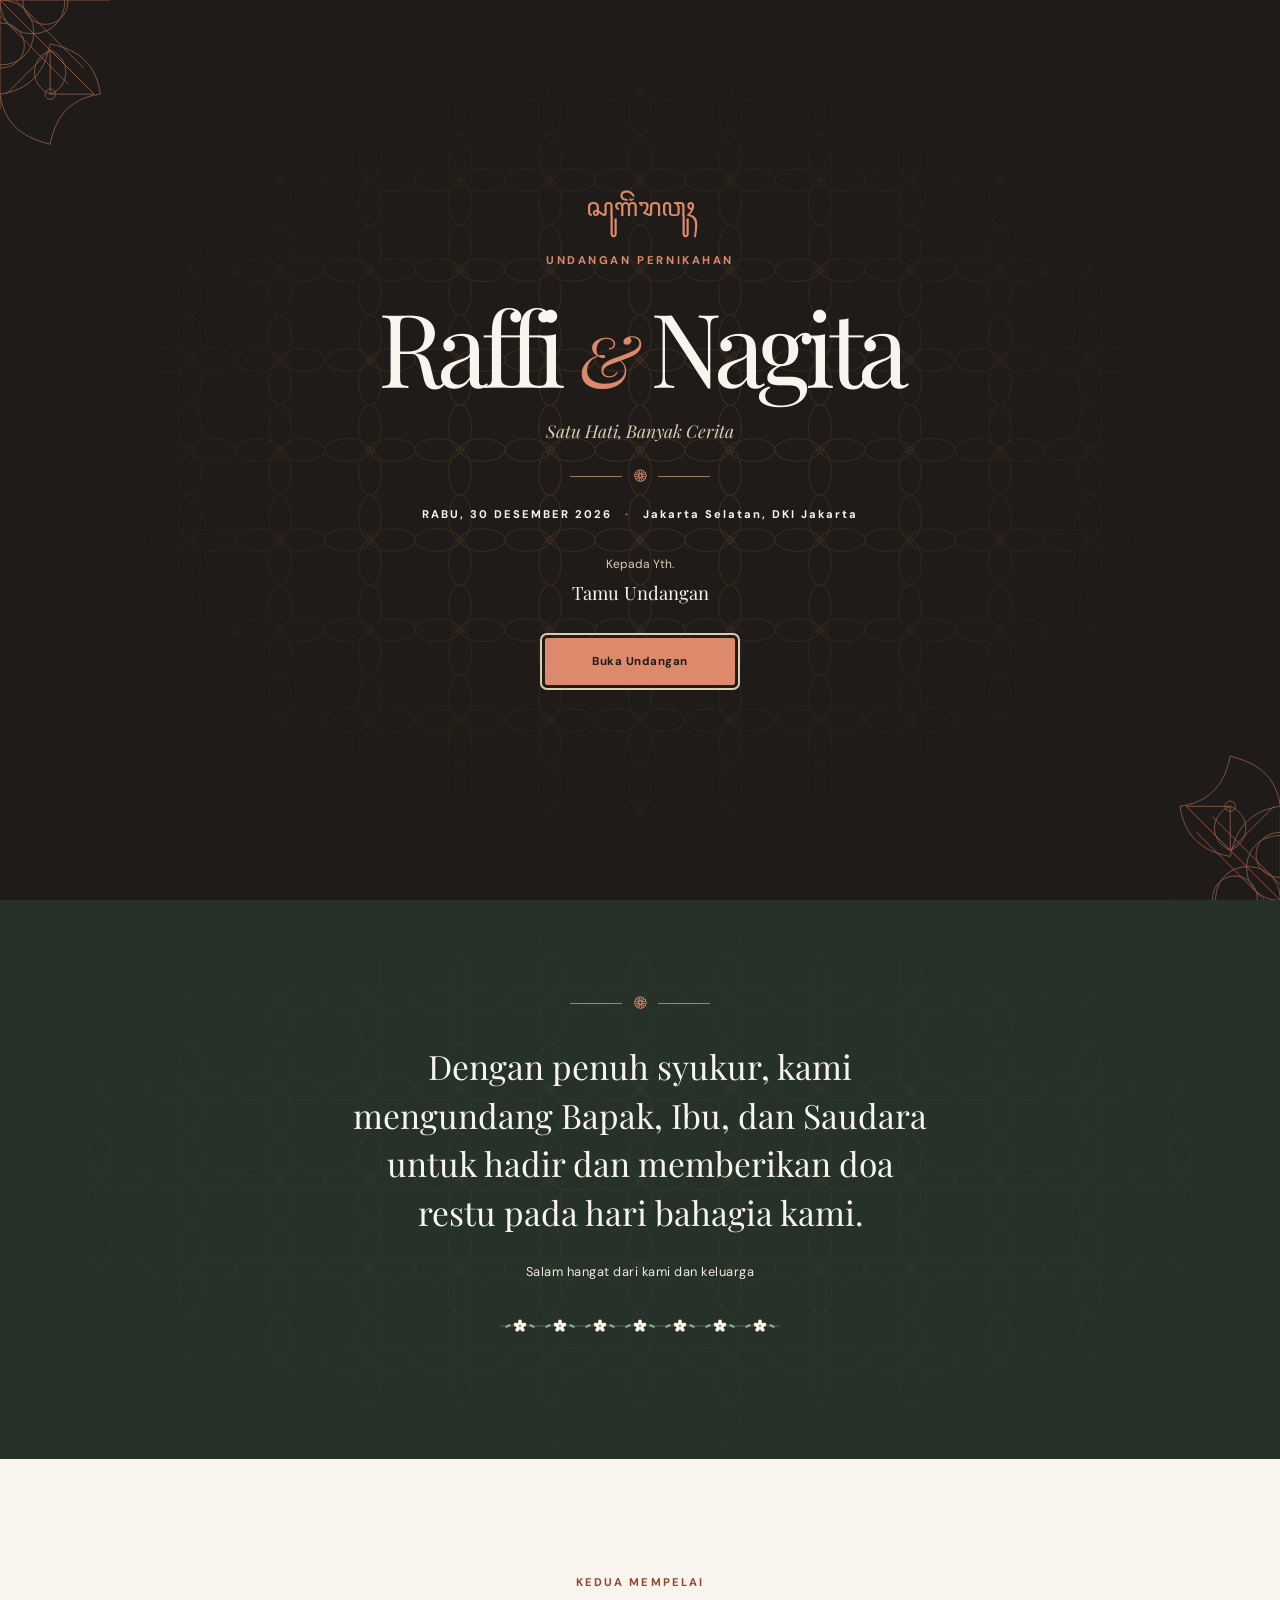
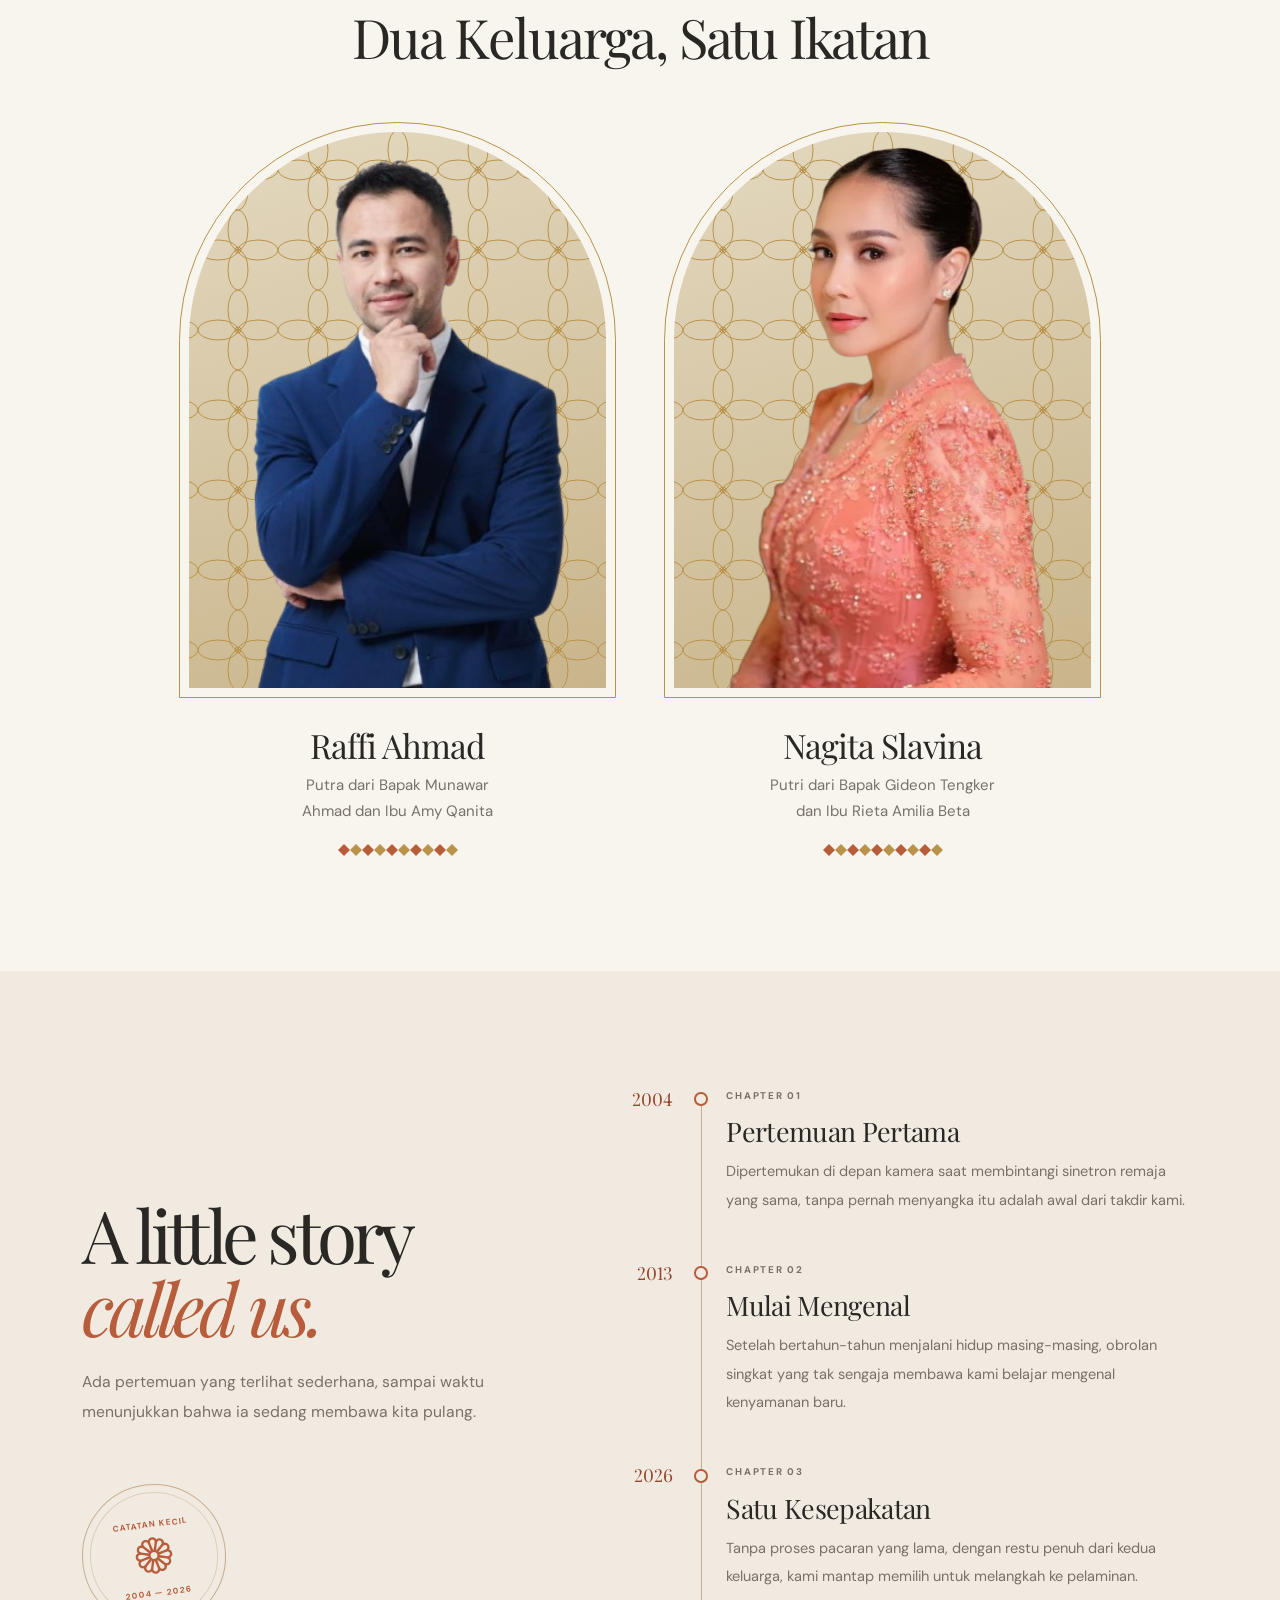
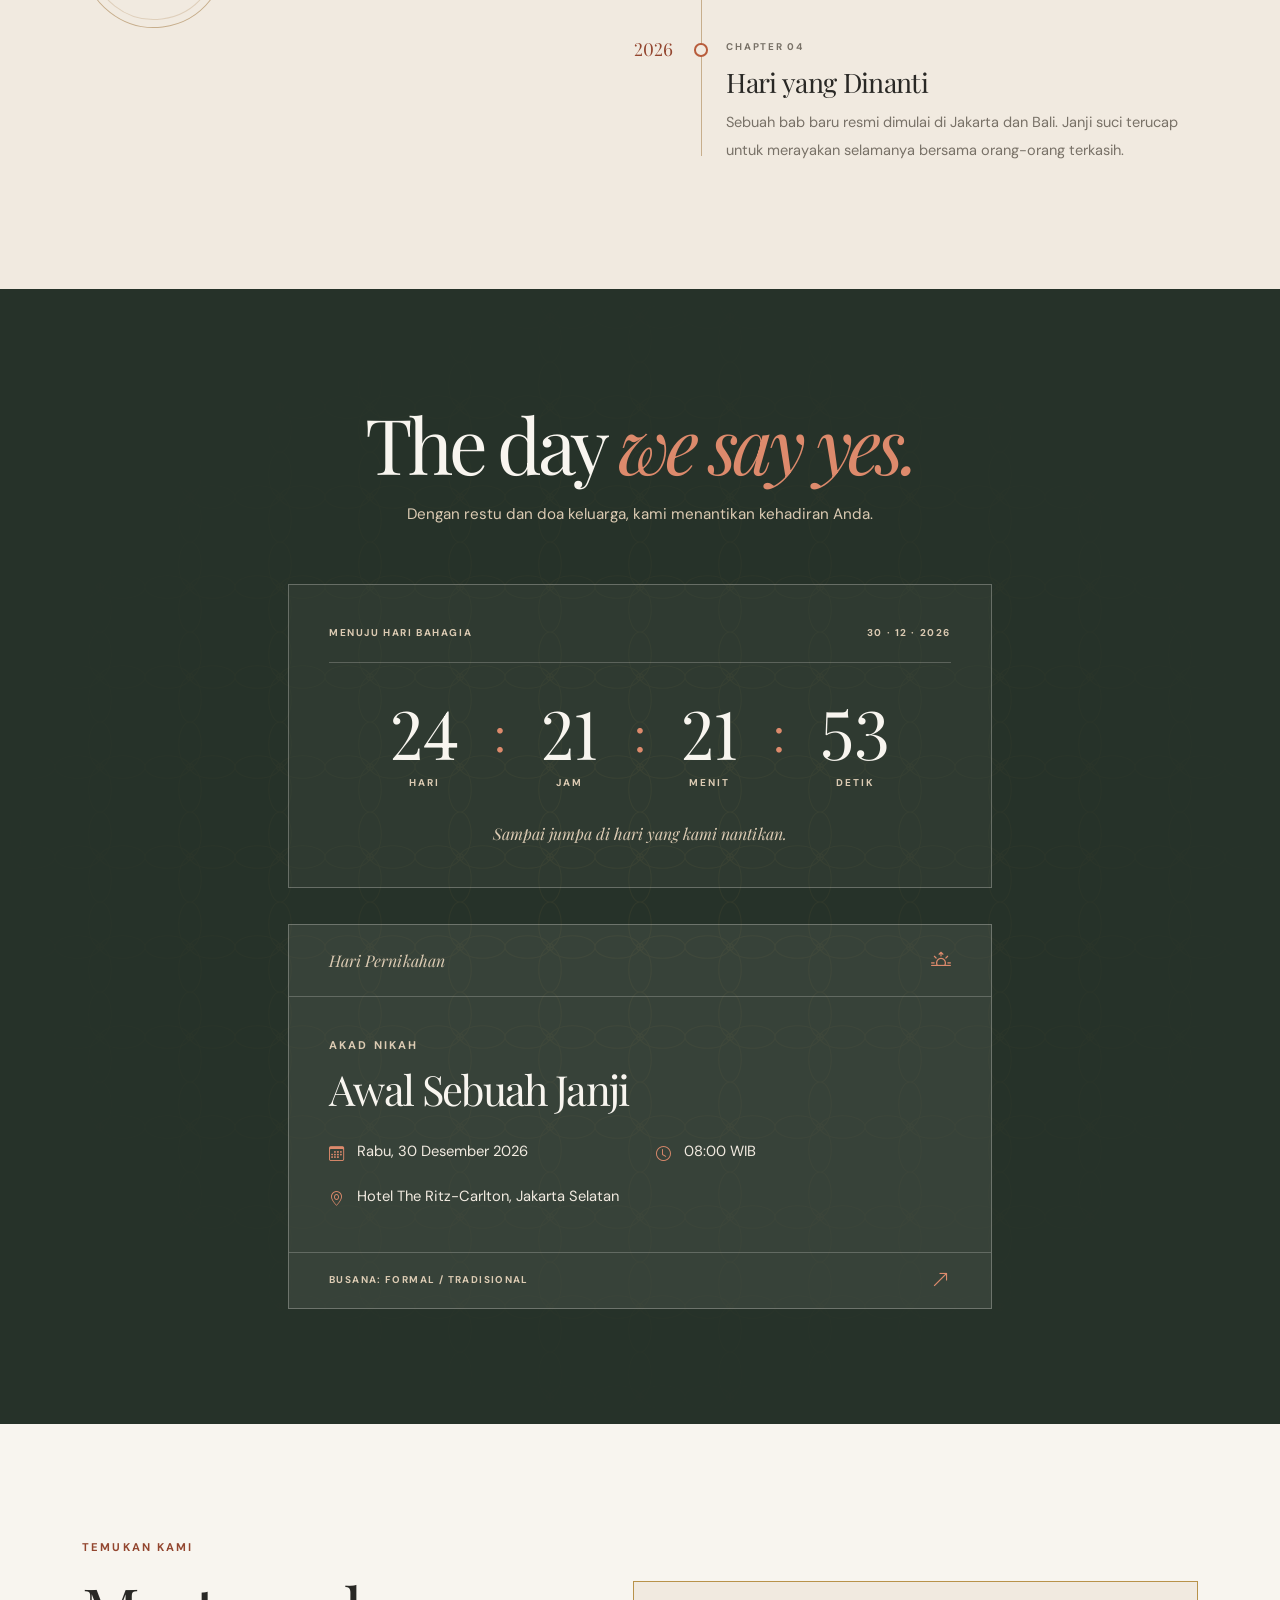
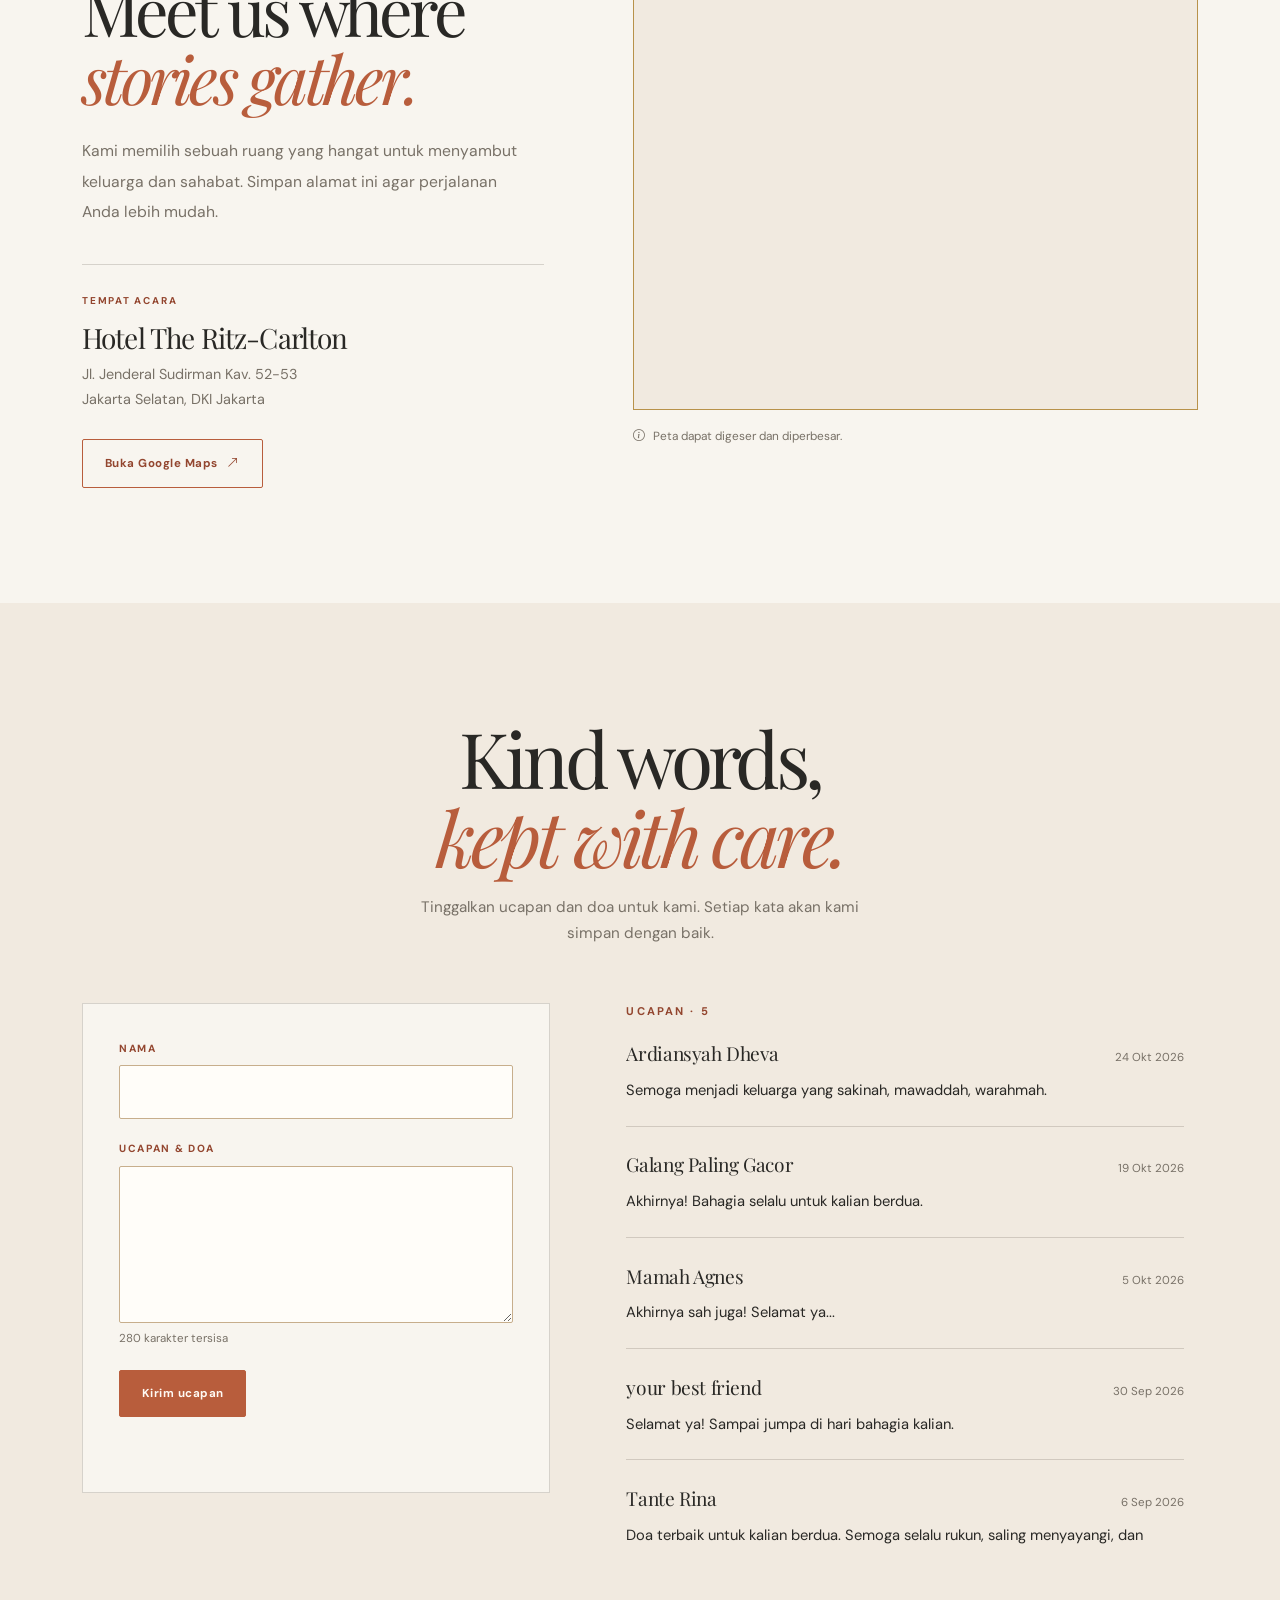
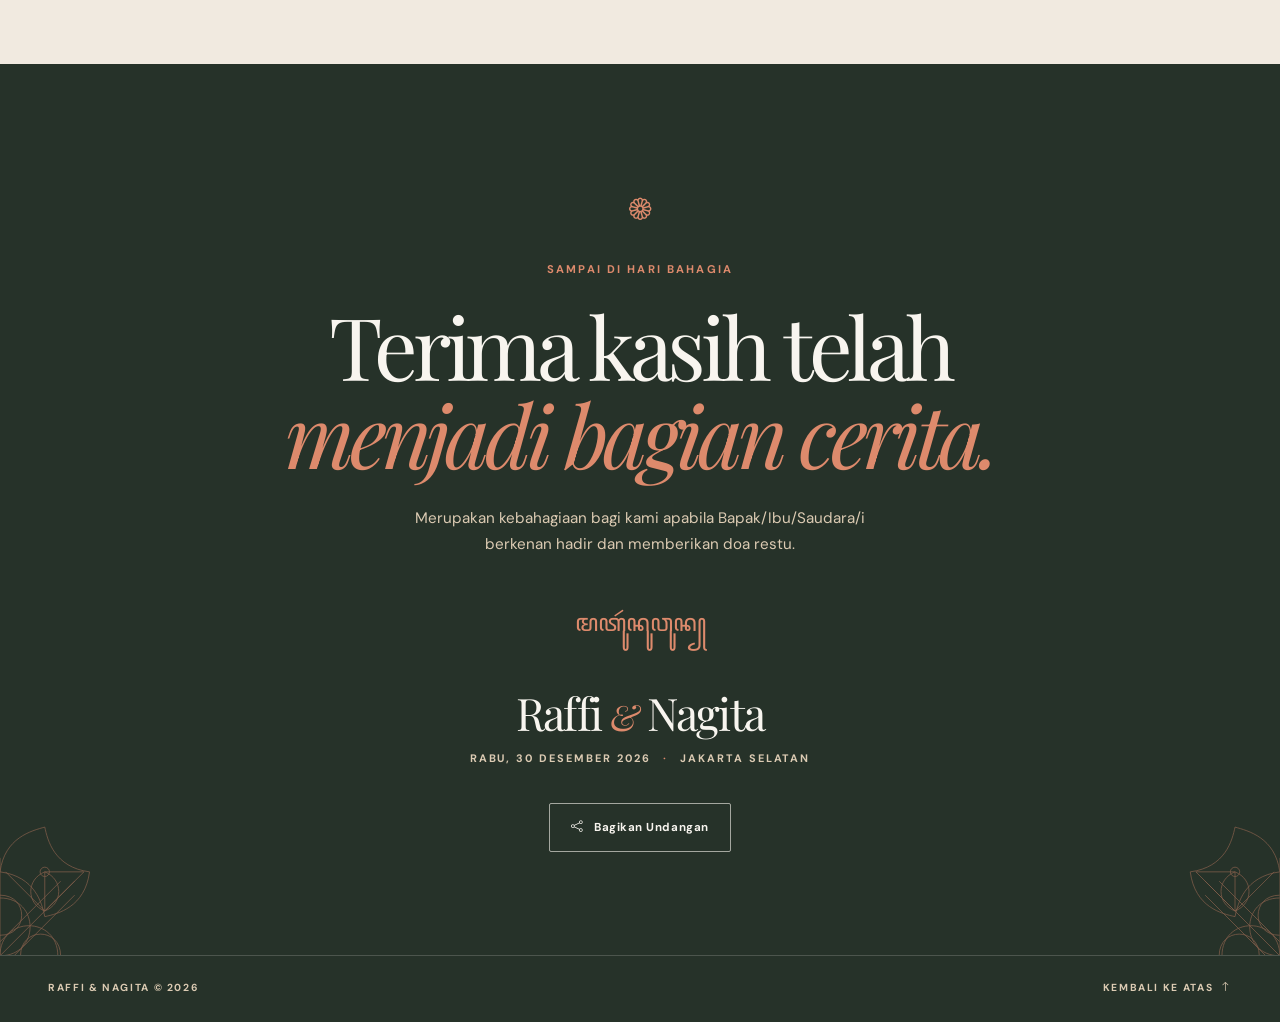
<file: index.html>
<!DOCTYPE html>
<html lang="id">
<head>
    <meta charset="UTF-8">
    <meta name="viewport" content="width=device-width, initial-scale=1.0">
    <title>Undangan Pernikahan</title>

    <link rel="preconnect" href="https://fonts.googleapis.com">
    <link rel="preconnect" href="https://fonts.gstatic.com" crossorigin>
    <link href="https://fonts.googleapis.com/css2?family=DM+Sans:wght@400;500;600;700&family=Playfair+Display:ital,wght@0,400;0,500;0,600;1,400;1,500&display=swap" rel="stylesheet">
    <link href="https://fonts.googleapis.com/css2?family=Noto+Sans+Javanese&display=swap" rel="stylesheet">

    <link href="https://cdn.jsdelivr.net/npm/bootstrap@5.3.3/dist/css/bootstrap.min.css" rel="stylesheet">
    <link href="https://cdn.jsdelivr.net/npm/bootstrap-icons@1.11.3/font/bootstrap-icons.min.css" rel="stylesheet">
    <link href="css/style.css" rel="stylesheet">
</head>
<body>
 
    <!-- ================= COVER ================= -->
    <section class="invitation-cover" id="invitation-cover">
        <div class="cover-bg-fade"></div>
        <span class="cover-ornament cover-ornament--tl"></span>
        <span class="cover-ornament cover-ornament--br"></span>

        <div class="cover-content container text-center">
            <p class="cover-aksara" lang="jv" role="img" data-config="nusantara.aksaraWelcome">ꦱꦸꦒꦼꦁꦫꦮꦸꦃ</p>
            <p class="eyebrow cover-eyebrow" data-config="invitation.coverEyebrow">UNDANGAN PERNIKAHAN</p>
            <h1 class="cover-title" id="cover-title">
                <span class="partner-name" data-config="couple.partnerOne.nickname">Nama1</span>
                <span class="name-ampersand">&amp;</span>
                <span class="partner-name" data-config="couple.partnerTwo.nickname">Nama2</span>
            </h1>
            <p class="cover-subtitle" data-config="invitation.tagline">Satu Hati, Banyak Cerita</p>
            <div class="cover-rule"><span></span><i class="bi bi-flower1"></i><span></span></div>
            <p class="cover-date">
                <span class="cover-date-value" data-config="wedding.dateLong">DAY, DATE MONTH YEAR</span>
                <span class="cover-date-separator">·</span>
                <span class="cover-date-value" data-config="venue.cityProvince">city, province</span>
            </p>
            
            <div class="guest-greeting">
                <span>Kepada Yth.</span>
                <strong id="guest-name">Tamu Undangan</strong>
            </div>
            <button class="btn btn-terracotta btn-open" id="open-invitation" type="button">
                Buka Undangan
            </button>
        </div>
    </section>


    <!-- ================= NAVIGASI ================= -->
    <header class="site-nav" id="site-nav" inert>
        <nav class="container d-flex justify-content-between align-items-center">
            <a class="nav-brand" href="#hero" data-scroll id="nav-brand">
                <span id="nav-initial-one">N</span>
                <span class="nav-brand-ampersand">&amp;</span>
                <span id="nav-initial-two">N</span>
            </a>
            <button class="btn-menu" type="button" data-bs-toggle="offcanvas" data-bs-target="#menu">
                MENU
            </button>
        </nav>
    </header>

    <div class="offcanvas offcanvas-end" tabindex="-1" id="menu">
        <div class="offcanvas-header">
            <h2 class="offcanvas-title" id="menu-label">Menu</h2>
            <button type="button" class="btn-close" data-bs-dismiss="offcanvas"></button>
        </div>
        <div class="offcanvas-body">
            <ul class="menu-list">
                <li><a href="#mempelai" data-scroll>Mempelai</a></li>
                <li><a href="#cerita" data-scroll>Cerita Kami</a></li>
                <li><a href="#acara" data-scroll>Acara</a></li>
                <li><a href="#lokasi" data-scroll>Lokasi</a></li>
                <li><a href="#ucapan" data-scroll>Ucapan &amp; Doa</a></li>
            </ul>
        </div>
    </div>


    <!-- ================= HERO ================= -->
    <main id="main" inert>
        <section class="hero" id="hero">
            <div class="hero-bg-fade"></div>

            <div class="hero-inner">
                <p class="eyebrow hero-eyebrow hero-fade" data-config="invitation.heroEyebrow">KAMI MENGUNDANG ANDA KE PERNIKAHAN</p>

                <h1 class="hero-names" id="hero-title" tabindex="-1">
                    <span class="hero-line hero-line--first">
                        <span data-config="couple.partnerOne.nickname">Nama1</span>
                    </span>
                    <span class="hero-ampersand">&amp;</span>
                    <span class="hero-line hero-line--second">
                        <span data-config="couple.partnerTwo.nickname">Nama2</span>
                    </span>
                </h1>
                <p class="hero-date hero-fade pt-5" data-config="wedding.dateLong">DAY, DATE MONTH YEAR</p>
                <p class="hero-place hero-fade" data-config="venue.cityProvince">city, province</p>
            </div>
        </section>


        <!-- ================= SALAM ================= -->
        <section class="section-greeting" id="salam">
            <div class="greeting-inner" data-reveal>
                <div class="section-rule"><span></span><i class="bi bi-flower1"></i><span></span></div>
                <p class="greeting-text" data-config="invitation.greetingText">Dengan penuh syukur, kami mengundang Bapak, Ibu, dan Saudara untuk hadir dan memberikan doa restu pada hari bahagia kami.</p>
                <p class="greeting-sign" data-config="invitation.greetingSign">Salam hangat dari kami dan keluarga</p>

                <div class="melati-divider"></div>
            </div>
        </section>


        <!-- ================= MEMPELAI ================= -->
        <section class="section-couple" id="mempelai">
            <div class="container">
                <p class="eyebrow section-eyebrow" data-config="invitation.coupleEyebrow" data-reveal>KEDUA MEMPELAI</p>
                <h2 class="section-title text-center" data-config="invitation.coupleTitle" data-reveal>Dua Keluarga, Satu Ikatan</h2>

                <div class="row g-5 justify-content-center">
                    <div class="col-10 col-sm-8 col-md-5">
                        <article class="couple-card text-center" data-reveal>
                            <div class="arch-frame">
                                <div class="arch-photo" data-config-photo="couple.partnerOne" role="img"></div>
                            </div>
                            <h3 class="couple-name" data-config="couple.partnerOne.fullName">Nama Lengkap Pasangan Pertama</h3>
                            <p class="couple-parents" data-config="couple.partnerOne.parents">Putra dari Bapak dan Ibu ...</p>
                            <div class="ikat-strip"></div>
                        </article>
                    </div>

                    <div class="col-10 col-sm-8 col-md-5 mt-md-5">
                        <article class="couple-card couple-card--second text-center" data-reveal>
                            <div class="arch-frame">
                                <div class="arch-photo" data-config-photo="couple.partnerTwo" role="img"></div>
                            </div>
                            <h3 class="couple-name" data-config="couple.partnerTwo.fullName">Nama Lengkap Pasangan Kedua</h3>
                            <p class="couple-parents" data-config="couple.partnerTwo.parents">Putri dari Bapak dan Ibu ...</p>
                            <div class="ikat-strip"></div>
                        </article>
                    </div>
                </div>
            </div>
        </section>

        <!-- ================= OUR STORY ================= -->
        <section class="section-story" id="cerita">
            <div class="container">
                <div class="story-layout">

                    <div class="story-intro" data-reveal>
                        <h2 class="story-title" id="story-title">
                            <span data-config="story.titleLineOne">A little story</span>
                            <span class="story-title-accent" data-config="story.titleLineTwo">called us.</span>
                        </h2>

                        <p class="story-description" data-config="story.description">
                            Ada pertemuan yang terlihat sederhana, sampai waktu menunjukkan bahwa ia sedang membawa kita pulang.
                        </p>

                        <div class="story-stamp">
                            <span class="story-stamp-label" data-config="story.stampLabel">CATATAN KECIL</span>
                            <span class="story-stamp-symbol"><i class="bi bi-flower1"></i></span>
                            <span class="story-stamp-years" data-config="story.yearRange">2018 — 2026</span>
                        </div>

                    </div>
                    <div class="story-timeline" id="story-timeline">
                    </div>

                </div>
            </div>
        </section>


        <!-- ================= HITUNG MUNDUR ================= -->
        <section class="section-event" id="acara">
            <div class="container">

                <header class="event-header" data-reveal>
                    <h2 class="event-title">
                        <span data-config="event.titleLineOne">The day</span>
                        <span class="event-title-accent" data-config="event.titleLineTwo">we say yes.</span>
                    </h2>
                    <p class="event-subtitle" data-config="event.subtitle">Dengan restu dan doa keluarga, kami menantikan kehadiran Anda.</p>
                </header>

                <div class="countdown-card" data-reveal>
                    <div class="countdown-head">
                        <span class="countdown-label" data-config="event.countdownLabel">MENUJU HARI BAHAGIA</span>
                        <!-- <i class="bi bi-flower1 countdown-ornament"></i> -->
                        <span class="countdown-date" data-config="wedding.dateShort">DD · MM · YYYY</span>
                    </div>

                    <div class="countdown-grid">
                        <div class="countdown-unit">
                            <strong class="countdown-value" data-countdown="days">00</strong>
                            <span class="countdown-unit-label">HARI</span>
                        </div>
                        <span class="countdown-colon">:</span>
                        <div class="countdown-unit">
                            <strong class="countdown-value" data-countdown="hours">00</strong>
                            <span class="countdown-unit-label">JAM</span>
                        </div>
                        <span class="countdown-colon">:</span>
                        <div class="countdown-unit">
                            <strong class="countdown-value" data-countdown="minutes">00</strong>
                            <span class="countdown-unit-label">MENIT</span>
                        </div>
                        <span class="countdown-colon">:</span>
                        <div class="countdown-unit">
                            <strong class="countdown-value" data-countdown="seconds">00</strong>
                            <span class="countdown-unit-label">DETIK</span>
                        </div>
                    </div>

                    <p class="countdown-note" data-config="event.countdownNote">Sampai jumpa di hari yang kami nantikan.</p>
                </div>

                <article class="event-card" data-reveal>
                    <div class="event-card-head">
                        <span class="event-card-label" data-config="event.cardLabel">Hari Pernikahan</span>
                        <i class="bi bi-sunrise"></i>
                    </div>

                    <div class="event-card-body">
                        <p class="eyebrow event-card-eyebrow" data-config="event.eyebrow">AKAD NIKAH</p>
                        <h3 class="event-card-title" data-config="event.cardTitle">Awal Sebuah Janji</h3>

                        <ul class="event-details">
                            <li>
                                <i class="bi bi-calendar3"></i>
                                <span data-config="wedding.dateFull">Hari, tanggal bulan tahun</span>
                            </li>
                            <li>
                                <i class="bi bi-clock"></i>
                                <span data-config="wedding.ceremonyTimeDisplay">08:00 WIB</span>
                            </li>
                            <li>
                                <i class="bi bi-geo-alt"></i>
                                <span data-config="venue.buildingCity">Nama Gedung Pernikahan, Yogyakarta</span>
                            </li>
                        </ul>
                    </div>

                    <div class="event-card-foot">
                        <span data-config="event.dressCode">BUSANA: FORMAL / TRADISIONAL</span>
                        <a class="event-card-link" href="#lokasi" data-scroll aria-label="Lihat lokasi acara">
                            <i class="bi bi-arrow-up-right"></i>
                        </a>
                    </div>
                </article>

            </div>
        </section>


        <!-- ================= LOKASI ================= -->
        <section class="section-location" id="lokasi">
            <div class="container">
                <div class="location-layout">

                    <div class="location-info" data-reveal>
                        <p class="eyebrow location-eyebrow" data-config="location.eyebrow">TEMUKAN KAMI</p>
                        <h2 class="location-title">
                            <span data-config="location.titleLineOne">Meet us where</span>
                            <span class="location-title-accent" data-config="location.titleLineTwo">stories gather.</span>
                        </h2>
                        <p class="location-description" data-config="location.description">
                            Kami memilih sebuah ruang yang hangat untuk menyambut keluarga dan sahabat. Simpan alamat ini agar perjalanan Anda lebih mudah.
                        </p>

                        <div class="location-address">
                            <p class="location-address-label" data-config="location.addressLabel">TEMPAT ACARA</p>
                            <h3 class="location-venue" data-config="venue.building">Nama Gedung Pernikahan</h3>
                            <p class="location-street" data-config="venue.street">Jalan Contoh Nomor 123</p>
                            <p class="location-city" data-config="venue.cityProvince">Yogyakarta, DI Yogyakarta</p>

                            <a class="btn-outline-terracotta" data-venue-map-link href="#">
                                Buka Google Maps <i class="bi bi-arrow-up-right"></i>
                            </a>
                        </div>
                    </div>

                    <div class="location-map" data-reveal>
                        <div class="map-frame">
                            <iframe title="Peta lokasi acara" data-venue-map-embed loading="lazy" referrerpolicy="no-referrer-when-downgrade" allowfullscreen></iframe>
                        </div>
                        <p class="map-caption">
                            <i class="bi bi-info-circle"></i>
                            <span data-config="location.mapCaption">Peta dapat digeser dan diperbesar.</span>
                        </p>
                    </div>

                </div>
            </div>
        </section>


        <!-- ================= UCAPAN & DOA ================= -->
        <section class="section-wishes" id="ucapan">
            <div class="container">

                <header class="wishes-header" data-reveal>
                    <h2 class="wishes-title">
                        <span data-config="wishes.titleLineOne">Kind words,</span>
                        <span class="wishes-title-accent" data-config="wishes.titleLineTwo">kept with care.</span>
                    </h2>
                    <p class="wishes-subtitle" data-config="wishes.subtitle">Tinggalkan ucapan dan doa untuk kami. Setiap kata akan kami simpan dengan baik.</p>
                </header>

                <div class="wishes-layout">

                    <form class="wishes-form" id="wishes-form" novalidate data-reveal>
                        <div class="wishes-field">
                            <label class="wishes-label" for="wish-name">NAMA</label>
                            <input class="wishes-input" id="wish-name" name="name" type="text" autocomplete="name" required>
                        </div>

                        <div class="wishes-field">
                            <label class="wishes-label" for="wish-message">UCAPAN &amp; DOA</label>
                            <textarea class="wishes-input" id="wish-message" name="message" rows="5" required></textarea>
                            <p class="wishes-counter"><span id="wish-counter">280</span> karakter tersisa</p>
                        </div>

                        <button class="btn btn-terracotta wishes-submit" id="wish-submit" type="submit">Kirim ucapan</button>
                        <p class="wishes-status" id="wishes-status" role="status"></p>
                        <p class="wishes-note" id="wishes-note"></p>
                    </form>

                    <div class="wishes-board" data-reveal>
                        <p class="eyebrow wishes-count" id="wishes-count">UCAPAN</p>
                        <ul class="wishes-list" id="wishes-list">
                            <li class="wishes-empty">Memuat ucapan...</li>
                        </ul>
                    </div>

                </div>
            </div>
        </section>


        <!-- ================= PENUTUP ================= -->
        <section class="section-closing" id="penutup">
            <span class="closing-ornament closing-ornament--bl"></span>
            <span class="closing-ornament closing-ornament--br"></span>

            <div class="container closing-inner" data-reveal>
                <i class="bi bi-flower1 closing-symbol"></i>
                <p class="eyebrow closing-eyebrow" data-config="closing.eyebrow">SAMPAI DI HARI BAHAGIA</p>

                <h2 class="closing-title">
                    <span data-config="closing.titleLineOne">Terima kasih telah</span>
                    <span class="closing-title-accent" data-config="closing.titleLineTwo">menjadi bagian cerita.</span>
                </h2>

                <p class="closing-text" data-config="closing.text">Merupakan kebahagiaan bagi kami apabila Bapak/Ibu/Saudara/i berkenan hadir dan memberikan doa restu.</p>
                <p class="closing-aksara" lang="jv" role="img" data-config="nusantara.aksaraThanks">ꦩꦠꦸꦂꦤꦸꦮꦸꦤ꧀</p>

                <p class="closing-names">
                    <span data-config="couple.partnerOne.nickname">Nama1</span>
                    <span class="closing-ampersand">&amp;</span>
                    <span data-config="couple.partnerTwo.nickname">Nama2</span>
                </p>

                <p class="closing-date">
                    <span data-config="wedding.dateLong">DAY, DATE MONTH YEAR</span>
                    <span class="closing-date-separator">·</span>
                    <span data-config="venue.cityUpper">YOGYAKARTA</span>
                </p>

                <button class="btn-outline-ivory" id="share-invitation" type="button">
                    <i class="bi bi-share"></i>
                    <span id="share-label">Bagikan Undangan</span>
                </button>
            </div>
        </section>
    </main>


    <!-- ================= FOOTER ================= -->
    <footer class="site-footer" id="site-footer" inert>
        <div class="">
            <div class="footer-inner px-5">
                <span class="footer-copy" data-config="closing.copyright">NAMA1 &amp; NAMA2 © 2026</span>
                <!-- <span class="footer-credit" data-config="closing.credit">DIBUAT DENGAN CINTA &amp; RASA</span> -->
                <a class="footer-top" href="#hero" data-scroll>KEMBALI KE ATAS <i class="bi bi-arrow-up"></i></a>
            </div>
        </div>
    </footer>


    <script src="https://cdn.jsdelivr.net/npm/bootstrap@5.3.3/dist/js/bootstrap.bundle.min.js"></script>
    <script src="js/script.js"></script>
</body>
</html>
</file>
<file: css/style.css>
:root {
    --ivory: #f8f5ef;
    --paper: #f1eae0;
    --sand: #dccbb3;
    --sand-dark: #c7ae8c;
    --terracotta: #b85d3c;
    --terracotta-dark: #93462f;
    --terracotta-soft: #dd8a6c;
    --olive: #56634b;
    --olive-dark: #344337;
    --forest: #263229;
    --charcoal: #292825;
    --muted: #787167;
    --line: rgba(63, 52, 41, .18);
    --cocoa: #1f1b18;              
    --gold: #b8924a;

    --serif: "Playfair Display", Georgia, serif;
    --sans: "DM Sans", Arial, sans-serif;
    --page-gutter: clamp(1.25rem, 5vw, 5.5rem);
    --section-space: clamp(5rem, 9vw, 9rem);
    --ease: cubic-bezier(.22, .61, .36, 1);
    --ease-lift: cubic-bezier(.77, 0, .18, 1);

    --ornament-corner: url("data:image/svg+xml,%3Csvg xmlns='http://www.w3.org/2000/svg' width='220' height='220' viewBox='0 0 220 220' fill='none' stroke='%23dd8a6c' stroke-width='.8'%3E%3Cpath d='M0 0h105M0 0v105M0 0c0 43 62 43 62 0M0 0c43 0 43 62 0 62M0 22c31 0 31 43 0 43M22 0c0 31 43 31 43 0M0 0l80 80M15 0l65 65M0 15l65 65'/%3E%3Cpath d='M0 90c38-5 45-34 48-48 14 3 43 10 48 48-38 5-45 34-48 48C34 134 5 127 0 90Z'/%3E%3Cpath d='M48 48v42M48 90h42M48 48l42 42M48 48L6 90M48 48c-20 8-20 34 0 42 20-8 20-34 0-42Z'/%3E%3Ccircle cx='48' cy='90' r='5'/%3E%3C/svg%3E");
    --bg-pattern-center: url("data:image/svg+xml,%3Csvg xmlns='http://www.w3.org/2000/svg' width='80' height='80' fill='none' stroke='%23B8924A' stroke-width='1'%3E%3Cellipse cx='40' cy='20' rx='10' ry='20'/%3E%3Cellipse cx='40' cy='60' rx='10' ry='20'/%3E%3Cellipse cx='20' cy='40' rx='20' ry='10'/%3E%3Cellipse cx='60' cy='40' rx='20' ry='10'/%3E%3Ccircle cx='40' cy='40' r='3'/%3E%3C/svg%3E");
    --ikat: url("data:image/svg+xml,%3Csvg xmlns='http://www.w3.org/2000/svg' width='24' height='12'%3E%3Cpath d='M0 6 L6 0 L12 6 L6 12Z' fill='%23b85d3c'/%3E%3Cpath d='M12 6 L18 0 L24 6 L18 12Z' fill='%23B8924A'/%3E%3C/svg%3E");

    --melati: url("data:image/svg+xml,%3Csvg xmlns='http://www.w3.org/2000/svg' width='40' height='16' viewBox='0 0 40 16'%3E%3Cpath d='M0 8H40' stroke='%23b8924a' stroke-opacity='.55' stroke-width='.8' fill='none'/%3E%3Cg fill='%238fb29b'%3E%3Cellipse cx='8' cy='8' rx='3' ry='1.2' transform='rotate(-25 8 8)'/%3E%3Cellipse cx='32' cy='8' rx='3' ry='1.2' transform='rotate(25 32 8)'/%3E%3C/g%3E%3Cg transform='translate(20 8)' fill='%23f8f5ef'%3E%3Cellipse cy='-3.3' rx='2' ry='3.3'/%3E%3Cellipse cy='-3.3' rx='2' ry='3.3' transform='rotate(72)'/%3E%3Cellipse cy='-3.3' rx='2' ry='3.3' transform='rotate(144)'/%3E%3Cellipse cy='-3.3' rx='2' ry='3.3' transform='rotate(216)'/%3E%3Cellipse cy='-3.3' rx='2' ry='3.3' transform='rotate(288)'/%3E%3C/g%3E%3Ccircle cx='20' cy='8' r='1.3' fill='%23b8924a'/%3E%3C/svg%3E");
}


*, *::before, *::after { 
    box-sizing: border-box; 
    margin: 0; 
}

html { 
    scroll-behavior: smooth; 
    scroll-padding-top: 92px; 
}

body { 
    background: var(--ivory); 
    color: var(--charcoal); 
    font-family: var(--sans); 
    font-size: 15px; 
    line-height: 1.7; 
    -webkit-font-smoothing: antialiased; 
}

body.is-locked { 
    overflow: hidden; 
}

img { 
    display: block; 
    max-width: 100%; 
}

a { 
    color: inherit; 
}

button, input, select, textarea { 
    font: inherit; 
}

::selection { 
    background: var(--terracotta); 
    color: white; 
    /* #f6f1e7 */
}

:focus-visible { 
    outline: 2px solid var(--terracotta); 
    outline-offset: 3px; 
}






.eyebrow { 
    display: flex; 
    align-items: center; 
    gap: .7rem; 
    margin: 0 0 1.25rem; 
    color: var(--terracotta-dark); 
    font-size: .7rem; 
    font-weight: 700; 
    letter-spacing: .19em; 
    line-height: 1.5; 
}

/* =============== hiasan =============== */
.cover-bg-fade {
    position: absolute;
    top: 5%;
    left: 5%;
    width: 90%;
    height: 90%;

    background-image: var(--bg-pattern-center);
    background-repeat: repeat;       
    background-size: 90px auto;     
    background-position: center;
    
    opacity: 0.16;

    -webkit-mask-image: radial-gradient(ellipse farthest-side at center, black 20%, rgba(0, 0, 0, 0.7) 50%, transparent 100%);
    mask-image: radial-gradient(ellipse farthest-side at center, black 20%, rgba(0, 0, 0, 0.7) 50%, transparent 100%);

    pointer-events: none;
    z-index: 0;
}

.cover-ornament { 
    position: absolute; 
    width: clamp(120px, 18vw, 250px); 
    aspect-ratio: 1;
    opacity: .6;
    pointer-events: none;
    background-image: var(--ornament-corner);
    background-repeat: no-repeat; 
    background-size: contain; 
}

.cover-ornament--tl { 
    top: 0; 
    left: 0; 
}

.cover-ornament--br { 
    right: 0; 
    bottom: 0; 
    transform: rotate(180deg); 
}



/* ================ Cover ===============  */
.invitation-cover { 
    position: fixed; 
    z-index: 2000; 
    inset: 0; 
    display: flex; 
    flex-direction: column; 
    justify-content: center; 
    min-height: 100svh; 
    padding: 4rem 1.5rem 5.5rem; 
    overflow: hidden; 
    background: var(--cocoa);   /* var(--ivory) */
    color: var(--ivory);
}

.invitation-cover[hidden] { 
    display: none; 
}

.invitation-cover.leaving { 
    visibility: hidden; 
    transform: translateY(-100%); 
    pointer-events: none; 
    transition: transform 1.2s var(--ease-lift), visibility 0s linear 1.2s; 
}

.cover-content { 
    position: relative; 
    z-index: 2; 
    max-width: 760px; 
    animation: cover-arrive 1s var(--ease) both; 
}

@keyframes cover-arrive { 
    from { 
        opacity: 0; 
        transform: translateY(18px); 
    } to { 
        opacity: 1; 
        transform: translateY(0); 
    } 
}

.cover-eyebrow { 
    justify-content: center; 
    margin-bottom: 1.6rem; 
    color: var(--terracotta-soft);   /* var(--terracotta-dark) */
    font-size: .7rem; 
    letter-spacing: .23em; 
}

.cover-title { 
    margin: 0; 
    color: var(--ivory);   /* var(--charcoal) */
    font-family: var(--serif); 
    font-size: clamp(3.3rem, 8vw, 6.6rem); 
    font-weight: 400; 
    letter-spacing: -.065em; 
    line-height: 1.02; 
}

.cover-title .name-ampersand { 
    color: var(--terracotta-soft);   /* var(--terracotta) */
    font-size: .7em; 
    font-style: italic; 
}

.cover-subtitle { 
    margin: 1.05rem 0 1.25rem; 
    color: var(--sand);   /* var(--muted) */
    font-family: var(--serif); 
    font-size: 1.1rem; 
    font-style: italic; 
}

.cover-rule { 
    display: flex; 
    align-items: center; 
    justify-content: center; 
    gap: .7rem; 
    margin-bottom: 1.1rem; 
    color: var(--terracotta-soft); /* var(--terracotta) */
}

.cover-rule span { 
    width: 3.25rem; 
    height: 1px; 
    background: var(--sand-dark); 
    opacity: .7;
}

.cover-rule i {
    font-size: .8rem; 
    font-style: normal; 
}

.cover-date { 
    margin-bottom: 1.9rem; 
    color: var(--ivory);   /* var(--charcoal) */
    font-size: .7rem;
    font-weight: 700; 
    letter-spacing: .18em; 
}

.cover-date .cover-date-separator { 
    margin-inline: .5rem; 
    color: var(--terracotta-soft); 
}

.guest-greeting { 
    display: flex; 
    flex-direction: column; 
    gap: .15rem; 
    margin-bottom: 2rem; 
    color: var(--sand);   /* var(--muted) */
    font-size: .75rem; 
}

.guest-greeting strong { 
    color: var(--ivory);   /* var(--charcoal) */
    font-family: var(--serif); 
    font-size: 1.15rem; 
    font-weight: 400; 
}

.btn-terracotta { 
    border: 1px solid var(--terracotta); 
    border-radius: 2px; 
    padding: .85rem 1.35rem; 
    background: var(--terracotta); 
    color: #fffaf4; 
    font-size: .72rem; 
    font-weight: 700; 
    letter-spacing: .045em; 
    transition: background .25s ease, border-color .25s ease, color .25s ease, transform .25s ease; 
}

.btn-terracotta:hover, .btn-terracotta:focus-visible { 
    border-color: var(--terracotta-soft); /* var(--terracotta-dark) */
    background: var(--terracotta-soft); /* var(--terracotta-dark) */
    color: var(--cocoa); /* var(#fff) */
    transform: translateY(-2px); 
}

.btn-terracotta:focus-visible {
    outline: 2px solid var(--sand);
    outline-offset: 3px;
}

.btn-open { 
    min-width: 190px; 
}





/* ================ Navigasi ===============  */
.site-nav { 
    position: fixed; 
    z-index: 1030; 
    top: 0; 
    left: 0; 
    right: 0; 
    padding: .9rem 0; 
    transition: background .3s ease, box-shadow .3s ease, opacity .6s ease .9s; 
}

/* nav baru muncul setelah cover terangkat */
body:not(.opened) .site-nav { 
    opacity: 0; 
    pointer-events: none; 
}

.site-nav.scrolled { 
    background: rgba(248, 245, 239, .9); 
    box-shadow: 0 1px 0 var(--line); 
    -webkit-backdrop-filter: blur(8px); 
    backdrop-filter: blur(8px); 
}

.nav-brand { 
    color: var(--charcoal); 
    font-family: var(--serif); 
    font-size: 1.4rem; 
    font-style: italic; 
    letter-spacing: -.02em; 
    text-decoration: none; 
}

.nav-brand .nav-brand-ampersand { 
    color: var(--terracotta); 
    font-size: .8em; 
}

.btn-menu { 
    padding: .35rem 0; 
    border: 0; 
    border-bottom: 1px solid var(--terracotta); 
    background: none; 
    color: var(--charcoal); 
    font-size: .65rem; 
    font-weight: 700; 
    letter-spacing: .19em; 
    cursor: pointer; 
    transition: color .25s ease; 
}

.btn-menu:hover { 
    color: var(--terracotta); 
}

.offcanvas { 
    background: var(--ivory); 
}

.offcanvas-title { 
    font-family: var(--serif); 
    font-size: 1.6rem; 
    font-weight: 400; 
}

.menu-list { 
    margin: 0; 
    padding: 0; 
    list-style: none; 
}

.menu-list a { 
    display: block; 
    padding: .85rem 0; 
    border-bottom: 1px solid var(--line); 
    color: var(--charcoal); 
    font-family: var(--serif); 
    font-size: 1.45rem; 
    text-decoration: none; 
    transition: color .25s ease, padding-left .25s ease; 
}

.menu-list a:hover { 
    padding-left: .35rem; 
    color: var(--terracotta); 
}



/* ================ Hero ===============  */
.hero { 
    position: relative; 
    display: flex; 
    align-items: center; 
    justify-content: center; 
    min-height: 100svh; 
    padding: 6rem var(--page-gutter) 4rem; 
    overflow: hidden; 
    text-align: center; 
}

.hero-bg-fade { 
    position: absolute; 
    inset: 0; 
    background-image: var(--bg-pattern-center); 
    background-size: 90px auto; 
    background-position: center; 
    opacity: .22; 
    pointer-events: none; 
    -webkit-mask-image: radial-gradient(ellipse at center, black 10%, transparent 72%); 
    mask-image: radial-gradient(ellipse at center, black 10%, transparent 72%); 
}

.hero-inner { 
    position: relative; 
    z-index: 1; 
    width: min(100%, 44rem); 
    margin-inline: auto; 
}

.hero-eyebrow { 
    justify-content: center; 
    margin-bottom: 1.75rem; 
}

.hero-names { 
    display: grid; 
    margin: 0 0 1.9rem; 
    color: var(--charcoal); 
    font-family: var(--serif); 
    font-size: clamp(4rem, 19vw, 9.5rem); 
    font-style: italic; 
    font-weight: 400; 
    letter-spacing: -.05em; 
    line-height: .95; 
}

.hero-names:focus { 
    outline: none; 
}

.hero-line { 
    display: block; 
    padding: 0 .08em .12em; 
    overflow: hidden; 
}

.hero-line--first {
    justify-self: start;
    margin-left: -10%;
}

.hero-line--first span{
    width: 25rem;
    text-align: end;
}

.hero-line--second { 
    justify-self: end;
    margin-right: -10%;
}

.hero-line--second span {
    width: 25rem;
    text-align: start;
}

.hero-line > span { 
    display: inline-block; 
    transform: translateY(110%); 
    transition: transform 1.2s var(--ease) .35s; 
}

.hero-line--second > span { 
    transition-delay: .6s; 
}

.opened .hero-line > span { 
    transform: translateY(0); 
}

.hero-ampersand {
    justify-self: center; 
    color: var(--terracotta); 
    font-size: clamp(3rem, 14vw, 7rem);
    font-weight: 400;
    line-height: 1;

    opacity: 0;
    transform: translateY(110%);
    transition: opacity .9s var(--ease) .45s, transform 1.2s var(--ease) .35s; 
}

.opened .hero-ampersand {
    opacity: 1;
    transform: scale(1) translateY(0);
}

.hero-date { 
    margin-bottom: .15rem; 
    color: var(--charcoal); 
    font-size: .7rem; 
    font-weight: 700; 
    letter-spacing: .18em; 
}

.hero-place { 
    margin-bottom: 2.25rem; 
    color: var(--muted); 
    font-family: var(--serif); 
    font-size: 1.1rem; 
    font-style: italic; 
}

.hero-divider { 
    width: 12rem; 
    height: 16px; 
    margin-inline: auto; 
    background: var(--rebung) repeat-x center; 
}

.hero-fade { 
    opacity: 0; 
    transform: translateY(12px); 
    transition: opacity .9s var(--ease) 1.2s, transform .9s var(--ease) 1.2s; 
}

.opened .hero-fade { 
    opacity: 1; 
    transform: translateY(0); 
}



[data-reveal] { 
    opacity: 0; 
    transform: translateY(14px); 
    transition: opacity .8s var(--ease), transform .8s var(--ease); 
}

[data-reveal].is-visible { 
    opacity: 1; 
    transform: translateY(0); 
}

.couple-card--second[data-reveal] { 
    transition-delay: .15s; 
}



/* ================ Salam ===============  */
.section-greeting { 
    position: relative; 
    overflow: hidden; 
    padding: calc(var(--section-space) * .8) var(--page-gutter); 
    background: var(--forest); 
    color: var(--ivory); 
    text-align: center; 
}

.greeting-inner { 
    position: relative; 
    z-index: 1; 
    max-width: 42rem; 
    margin-inline: auto; 
}

.section-rule { 
    display: flex; 
    align-items: center; 
    justify-content: center; 
    gap: .7rem; 
    margin-bottom: 1.75rem; 
    color: var(--terracotta-soft); 
}

.section-rule span { 
    width: 3.25rem; 
    height: 1px; 
    background: var(--sand-dark); 
    opacity: .7; 
}

.section-rule i { 
    font-size: .8rem; 
}

.greeting-text { 
    margin: 0 auto 1.5rem; 
    font-family: var(--serif); 
    font-size: clamp(1.5rem, 4vw, 2.1rem); 
    line-height: 1.45; 
    text-wrap: balance; 
}

.greeting-sign { 
    margin: 0; 
    color: var(--paper); 
    font-size: .8rem; 
    letter-spacing: .04em; 
}



/* ================ Mempelai ===============  */
.section-couple { 
    padding: var(--section-space) 0; 
}

.section-eyebrow { 
    justify-content: center; 
    margin-bottom: 1rem; 
}

.section-title { 
    margin: 0 auto 3.5rem; 
    color: var(--charcoal); 
    font-family: var(--serif); 
    font-size: clamp(2.2rem, 6vw, 3.4rem); 
    font-weight: 400; 
    letter-spacing: -.04em; 
    line-height: 1.1; 
}

.arch-frame { 
    padding: 9px; 
    margin-bottom: 1.75rem; 
    border: 1px solid var(--gold); 
    border-radius: 999px 999px 0 0; 
}

.arch-photo { 
    --img: none; 
    aspect-ratio: 3 / 4; 
    border-radius: 999px 999px 0 0; 
    background-image: var(--img), var(--bg-pattern-center), linear-gradient(165deg, #e3d8bf, #c9b58b); 
    background-size: cover, 80px 80px, cover; 
    background-repeat: no-repeat, repeat, no-repeat; 
    background-position: center; 
}

.couple-name { 
    margin-bottom: .5rem; 
    font-family: var(--serif); 
    font-size: clamp(1.7rem, 3.2vw, 2.1rem); 
    font-weight: 400; 
    letter-spacing: -.03em; 
    line-height: 1.15; 
}

.couple-parents { 
    max-width: 22rem; 
    margin: 0 auto 1.25rem; 
    color: var(--muted); 
    text-wrap: balance; 
}

.ikat-strip { 
    width: 7.5rem; 
    height: 12px; 
    margin-inline: auto; 
    background: var(--ikat) repeat-x center; 
}


/* =============== STORY =============== */
.section-story {
    position: relative;
    overflow: hidden;
    padding: var(--section-space) 0;
    background: var(--paper);
    color: var(--charcoal);
}

.story-layout {
    display: grid;
    grid-template-columns: minmax(0, 0.88fr) minmax(0, 1.12fr);
    align-items: start;
    gap: clamp(3rem, 7vw, 7rem);
}


.story-intro {
    position: sticky;
    top: 7rem;
    align-self: start;
}

.story-title {
    display: flex;
    flex-direction: column;
    align-items: flex-start;
    margin: 0 0 1.5rem;
    color: var(--charcoal);
    font-family: var(--serif);
    font-size: clamp(3.1rem, 5.7vw, 5.6rem);
    font-weight: 400;
    letter-spacing: -0.065em;
    line-height: 0.99;
}

.story-title-accent {
    color: var(--terracotta);
    font-style: italic;
}

.story-description {
    max-width: 28rem;
    margin: 0;
    color: var(--muted);
    font-size: 0.98rem;
    line-height: 1.95;
    text-wrap: pretty;
}


.story-stamp {
    position: relative;
    display: flex;
    align-items: center;
    justify-content: center;
    width: clamp(9rem, 11vw, 10.8rem);
    aspect-ratio: 1;
    margin-top: 3.5rem;
    border: 1px solid var(--sand-dark);
    border-radius: 50%;
    color: var(--terracotta);
    transform: rotate(-7deg);
}

.story-stamp::before {
    position: absolute;
    inset: 0.45rem;
    border: 1px solid rgba(199, 174, 140, 0.45);
    border-radius: 50%;
    content: "";
    pointer-events: none;
}

.story-stamp-label,
.story-stamp-years {
    position: absolute;
    left: 0.5rem;
    right: 0.5rem;
    display: block;
    text-align: center;
    font-size: 0.52rem;
    font-weight: 700;
    letter-spacing: 0.12em;
    line-height: 1.5;
}

.story-stamp-label {
    top: 24%;
}

.story-stamp-years {
    bottom: 19%;
}

.story-stamp-symbol {
    font-family: var(--serif);
    font-size: 2.3rem;
    font-weight: 400;
    line-height: 1;
}


.story-timeline {
    position: relative;
    display: flex;
    flex-direction: column;
    gap: 3rem;
    padding: 0.15rem 0 0.5rem;
}

.story-timeline::before {
    position: absolute;
    top: 0.7rem;
    bottom: 1.1rem;
    left: 4.875rem;
    width: 1px;
    background: var(--sand-dark);
    content: "";
    pointer-events: none;
}


.story-item {
    position: relative;
    display: grid;
    grid-template-columns: 3.3rem 1.35rem minmax(0, 1fr);
    align-items: start;
    column-gap: 0.9rem;
    min-width: 0;
    transition-delay: var(--story-delay, 0ms);
}

.story-year {
    margin-top: -.2rem;
    color: var(--terracotta-dark);
    font-family: var(--serif);
    font-size: 1.12rem;
    font-weight: 400;
    line-height: 1.4;
    text-align: right;
    font-variant-numeric: lining-nums;
    width: 50px;
}


.story-marker {
    position: relative;
    z-index: 1;
    display: block;
    width: 0.85rem;
    height: 0.85rem;
    margin-top: 0.22rem;
    border: 2px solid var(--terracotta);
    border-radius: 50%;
    background: var(--paper);
    justify-self: center;
}



.story-item-content {
    min-width: 0;
}

.story-chapter-label {
    margin: 0 0 0.6rem;
    color: var(--muted);
    font-size: 0.61rem;
    font-weight: 700;
    letter-spacing: 0.18em;
    line-height: 1.5;
}

.story-item-title {
    margin: 0 0 0.55rem;
    color: var(--charcoal);
    font-family: var(--serif);
    font-size: clamp(1.35rem, 2.1vw, 1.7rem);
    font-weight: 400;
    letter-spacing: -0.025em;
    line-height: 1.35;
}

.story-item-description {
    max-width: 32rem;
    margin: 0;
    color: var(--muted);
    font-size: 0.91rem;
    line-height: 1.95;
    text-wrap: pretty;
}


@media (max-width: 991.98px) {
    .story-layout {
        grid-template-columns: minmax(0, 1fr);
        gap: 3.5rem;
    }

    .story-intro {
        position: relative;
        top: auto;
    }

    .story-title {
        max-width: 38rem;
        font-size: clamp(3.3rem, 8vw, 5rem);
    }

    .story-description {
        max-width: 36rem;
    }

    .story-stamp {
        display: none;
    }

    .story-timeline {
        gap: 2.75rem;
    }

    .story-timeline::before {
        left: 4.875rem;
    }

    .story-item-description {
        max-width: 38rem;
    }
}

@media (max-width: 575.98px) {
    .section-story {
        padding: clamp(4.5rem, 15vw, 6rem) 0;
    }

    .story-layout {
        gap: 3rem;
    }

    .story-eyebrow {
        margin-bottom: 1.5rem;
    }

    .story-title {
        margin-bottom: 1.15rem;
        font-size: clamp(3rem, 12vw, 4.1rem);
        line-height: 1.02;
    }

    .story-description {
        font-size: 0.9rem;
        line-height: 1.85;
    }

    .story-stamp {
        display: none;
    }

    .story-timeline {
        gap: 2.5rem;
        padding-top: 0.1rem;
    }

    .story-timeline::before {
        top: 0.7rem;
        bottom: 0.8rem;
        left: 3.75rem;
    }

    .story-item {
        grid-template-columns: 2.6rem 1rem minmax(0, 1fr);
        column-gap: 0.65rem;
    }

    .story-year {
        padding-top: 0.06rem;
        font-size: 0.95rem;
    }

    .story-marker {
        width: 0.75rem;
        height: 0.75rem;
        margin-top: 0.22rem;
    }

    .story-chapter-label {
        margin-bottom: 0.45rem;
        font-size: 0.56rem;
        letter-spacing: 0.14em;
    }

    .story-item-title {
        margin-bottom: 0.5rem;
        font-size: 1.28rem;
        line-height: 1.35;
    }

    .story-item-description {
        font-size: 0.84rem;
        line-height: 1.8;
    }
}



/* =============== Judul besar (dipakai event, lokasi, ucapan, penutup) =============== */
.event-title,
.location-title,
.wishes-title,
.closing-title {
    margin: 0;
    font-family: var(--serif);
    font-size: clamp(2.8rem, 6vw, 5rem);
    font-weight: 400;
    letter-spacing: -0.06em;
    line-height: 1.02;
    text-wrap: balance;
}

.event-title-accent,
.location-title-accent,
.wishes-title-accent,
.closing-title-accent {
    font-style: italic;
}

.btn-outline-terracotta {
    display: inline-flex;
    align-items: center;
    gap: .6rem;
    padding: .85rem 1.35rem;
    border: 1px solid var(--terracotta);
    border-radius: 2px;
    background: transparent;
    color: var(--terracotta-dark);
    font-size: .72rem;
    font-weight: 700;
    letter-spacing: .045em;
    text-decoration: none;
    transition: background .25s ease, color .25s ease, transform .25s ease;
}

.btn-outline-terracotta:hover,
.btn-outline-terracotta:focus-visible {
    background: var(--terracotta);
    color: #fffaf4;
    transform: translateY(-2px);
}

.btn-outline-ivory {
    display: inline-flex;
    align-items: center;
    gap: .65rem;
    padding: .85rem 1.35rem;
    border: 1px solid rgba(248, 245, 239, .6);
    border-radius: 2px;
    background: transparent;
    color: var(--ivory);
    font-size: .72rem;
    font-weight: 700;
    letter-spacing: .045em;
    cursor: pointer;
    transition: background .25s ease, color .25s ease, border-color .25s ease, transform .25s ease;
}

.btn-outline-ivory:hover,
.btn-outline-ivory:focus-visible {
    border-color: var(--ivory);
    background: var(--ivory);
    color: var(--forest);
    transform: translateY(-2px);
}

.btn-outline-ivory:focus-visible {
    outline: 2px solid var(--sand);
    outline-offset: 3px;
}



/* =============== EVENT: HITUNG MUNDUR + INFO ACARA =============== */
.section-event {
    position: relative;
    overflow: hidden;
    padding: var(--section-space) 0;
    background: var(--forest);
    color: var(--ivory);
}

/* pola kawung sangat tipis di latar, memudar ke tepi */
.section-event::before {
    position: absolute;
    inset: 0;
    background-image: var(--bg-pattern-center);
    background-position: center;
    background-size: 90px auto;
    content: "";
    opacity: .07;
    pointer-events: none;
    -webkit-mask-image: radial-gradient(ellipse at center, black 10%, transparent 75%);
    mask-image: radial-gradient(ellipse at center, black 10%, transparent 75%);
}

.section-event > .container {
    position: relative;
}

.event-header {
    max-width: 44rem;
    margin: 0 auto 3.5rem;
    text-align: center;
}

.event-title {
    color: var(--ivory);
}

.event-title-accent {
    color: var(--terracotta-soft);
}

.event-subtitle {
    max-width: 30rem;
    margin: 1.25rem auto 0;
    color: var(--sand);
    font-size: .95rem;
}


.countdown-card {
    max-width: 44rem;
    margin: 0 auto 2.25rem;
    padding: clamp(1.5rem, 4vw, 2.5rem);
    border: 1px solid rgba(248, 245, 239, .28);
    background: rgba(248, 245, 239, .04);
}

.countdown-head {
    display: flex;
    align-items: center;
    justify-content: space-between;
    gap: 1rem;
    padding-bottom: 1.25rem;
    border-bottom: 1px solid rgba(248, 245, 239, .22);
    color: var(--sand);
    font-size: .62rem;
    font-weight: 700;
    letter-spacing: .16em;
}

.countdown-ornament {
    color: var(--terracotta-soft);
    font-size: .95rem;
}

.countdown-grid {
    display: flex;
    align-items: flex-start;
    justify-content: center;
    gap: clamp(.5rem, 3vw, 2.2rem);
    padding: 2.25rem 0 1.75rem;
}

.countdown-unit {
    display: flex;
    flex-direction: column;
    align-items: center;
    gap: .55rem;
    min-width: 3rem;
}

.countdown-value {
    color: var(--ivory);
    font-family: var(--serif);
    font-size: clamp(2.4rem, 8vw, 4.2rem);
    font-weight: 400;
    font-variant-numeric: lining-nums tabular-nums;
    line-height: 1;
}

.countdown-unit-label {
    color: var(--sand);
    font-size: .62rem;
    font-weight: 700;
    letter-spacing: .2em;
}

.countdown-colon {
    margin-top: clamp(.35rem, 1vw, .8rem);
    color: var(--terracotta-soft);
    font-family: var(--serif);
    font-size: clamp(1.6rem, 5vw, 2.8rem);
    line-height: 1;
}

.countdown-note {
    margin: 0 auto;
    color: var(--sand);
    font-family: var(--serif);
    font-size: 1rem;
    font-style: italic;
    text-align: center;
}


.event-card {
    max-width: 44rem;
    margin: 0 auto;
    border: 1px solid rgba(248, 245, 239, .28);
    background: rgba(248, 245, 239, .08);
}

.event-card-head,
.event-card-foot {
    display: flex;
    align-items: center;
    justify-content: space-between;
    gap: 1rem;
    padding: 1.15rem clamp(1.5rem, 4vw, 2.5rem);
    color: var(--sand);
}

.event-card-head {
    border-bottom: 1px solid rgba(248, 245, 239, .22);
}

.event-card-label {
    font-family: var(--serif);
    font-size: 1rem;
    font-style: italic;
}

.event-card-head i {
    color: var(--terracotta-soft);
    font-size: 1.25rem;
}

.event-card-body {
    padding: clamp(1.5rem, 4vw, 2.5rem);
}

.event-card-eyebrow {
    margin-bottom: .75rem;
    color: var(--sand);
}

.event-card-title {
    margin: 0 0 1.75rem;
    color: var(--ivory);
    font-family: var(--serif);
    font-size: clamp(1.9rem, 4vw, 2.6rem);
    font-weight: 400;
    letter-spacing: -.04em;
    line-height: 1.1;
}

.event-details {
    display: grid;
    grid-template-columns: minmax(0, 1fr);
    gap: .9rem;
    margin: 0;
    padding: 0;
    list-style: none;
}

.event-details li {
    display: flex;
    align-items: flex-start;
    gap: .8rem;
    color: var(--paper);
    font-size: .92rem;
}

.event-details i {
    margin-top: .2rem;
    color: var(--terracotta-soft);
}

.event-card-foot {
    border-top: 1px solid rgba(248, 245, 239, .22);
    font-size: .62rem;
    font-weight: 700;
    letter-spacing: .14em;
}

.event-card-link {
    color: var(--terracotta-soft);
    font-size: 1.1rem;
    line-height: 1;
    text-decoration: none;
    transition: color .25s ease, transform .25s ease;
}

.event-card-link:hover,
.event-card-link:focus-visible {
    color: var(--ivory);
    transform: translate(2px, -2px);
}

.event-card-link:focus-visible {
    outline-color: var(--sand);
}

@media (min-width: 576px) {
    .event-details {
        grid-template-columns: repeat(2, minmax(0, 1fr));
        gap: 1rem 2rem;
    }

    .event-details li:last-child {
        grid-column: 1 / -1;
    }
}



/* =============== LOKASI =============== */
.section-location {
    padding: var(--section-space) 0;
    background: var(--ivory);
    color: var(--charcoal);
}

.location-layout {
    display: grid;
    grid-template-columns: minmax(0, 0.9fr) minmax(0, 1.1fr);
    align-items: center;
    gap: clamp(3rem, 7vw, 7rem);
}

.location-title {
    display: flex;
    flex-direction: column;
    align-items: flex-start;
    margin-bottom: 1.5rem;
    color: var(--charcoal);
    font-size: clamp(3rem, 5.2vw, 5rem);
}

.location-title-accent {
    color: var(--terracotta);
}

.location-description {
    max-width: 28rem;
    margin: 0 0 2.25rem;
    color: var(--muted);
    font-size: .98rem;
    line-height: 1.95;
    text-wrap: pretty;
}

.location-address {
    padding-top: 1.75rem;
    border-top: 1px solid var(--line);
}

.location-address-label {
    margin: 0 0 .7rem;
    color: var(--terracotta-dark);
    font-size: .62rem;
    font-weight: 700;
    letter-spacing: .18em;
}

.location-venue {
    margin: 0 0 .5rem;
    font-family: var(--serif);
    font-size: 1.75rem;
    font-weight: 400;
    letter-spacing: -.03em;
    line-height: 1.2;
}

.location-street,
.location-city {
    margin: 0;
    color: var(--muted);
    font-size: .9rem;
    line-height: 1.7;
}

.location-address .btn-outline-terracotta {
    margin-top: 1.75rem;
}

.map-frame {
    padding: 9px;
    border: 1px solid var(--gold);
    background: var(--paper);
}

.map-frame iframe {
    display: block;
    width: 100%;
    min-height: 20rem;
    aspect-ratio: 4 / 3;
    border: 0;
    filter: saturate(.8) sepia(.12);
}

.map-caption {
    display: flex;
    align-items: center;
    gap: .5rem;
    margin: 1rem 0 0;
    color: var(--muted);
    font-size: .74rem;
}



/* =============== UCAPAN & DOA =============== */
.section-wishes {
    padding: var(--section-space) 0;
    background: var(--paper);
    color: var(--charcoal);
}

.wishes-header {
    max-width: 44rem;
    margin: 0 auto 3.5rem;
    text-align: center;
}

.wishes-title {
    color: var(--charcoal);
}

.wishes-title-accent {
    color: var(--terracotta);
}

.wishes-subtitle {
    max-width: 30rem;
    margin: 1.25rem auto 0;
    color: var(--muted);
    font-size: .95rem;
}

.wishes-layout {
    display: grid;
    grid-template-columns: minmax(0, 0.9fr) minmax(0, 1.1fr);
    align-items: start;
    gap: clamp(2.5rem, 6vw, 5.5rem);
}

.wishes-form {
    padding: clamp(1.5rem, 4vw, 2.25rem);
    border: 1px solid var(--line);
    background: var(--ivory);
}

.wishes-field {
    margin-bottom: 1.35rem;
}

.wishes-label {
    display: block;
    margin-bottom: .5rem;
    color: var(--terracotta-dark);
    font-size: .65rem;
    font-weight: 700;
    letter-spacing: .16em;
}

.wishes-input {
    display: block;
    width: 100%;
    padding: .8rem .95rem;
    border: 1px solid var(--sand-dark);
    border-radius: 2px;
    background: #fffdf9;
    color: var(--charcoal);
    font-size: .95rem;
    transition: border-color .25s ease, box-shadow .25s ease;
}

textarea.wishes-input {
    min-height: 8.5rem;
    resize: vertical;
}

.wishes-input:focus {
    border-color: var(--terracotta);
    box-shadow: 0 0 0 3px rgba(184, 93, 60, .14);
    outline: none;
}

.wishes-counter {
    margin: .4rem 0 0;
    color: var(--muted);
    font-size: .72rem;
}


.wishes-submit:disabled {
    opacity: .65;
    cursor: wait;
    transform: none;
}

.wishes-status {
    min-height: 1.5em;
    margin: 1rem 0 0;
    font-size: .82rem;
}

.wishes-status.is-success {
    color: var(--olive);
}

.wishes-status.is-error {
    color: var(--terracotta-dark);
}

.wishes-note {
    margin: .25rem 0 0;
    color: var(--muted);
    font-size: .72rem;
}

.wishes-count {
    margin-bottom: 1.1rem;
}

.wishes-list {
    max-height: 32rem;
    margin: 0;
    padding: 0 .9rem 0 0;
    overflow-y: auto;
    list-style: none;
    scrollbar-color: var(--sand-dark) transparent;
    scrollbar-width: thin;
}

.wish-item {
    padding: 1.35rem 0;
    border-bottom: 1px solid var(--line);
}

.wish-item:first-child {
    padding-top: 0;
}

.wish-head {
    display: flex;
    align-items: baseline;
    justify-content: space-between;
    gap: 1rem;
    margin-bottom: .45rem;
}

.wish-name {
    font-family: var(--serif);
    font-size: 1.2rem;
    font-weight: 400;
    letter-spacing: -.02em;
}

.wish-time {
    color: var(--muted);
    font-size: .72rem;
    white-space: nowrap;
}

.wish-message {
    margin: 0;
    color: var(--charcoal);
    font-size: .92rem;
    line-height: 1.85;
    overflow-wrap: anywhere;
    white-space: pre-line;
}

.wishes-empty {
    padding: .5rem 0;
    color: var(--muted);
    font-family: var(--serif);
    font-style: italic;
}



/* =============== PENUTUP + FOOTER =============== */
.section-closing {
    position: relative;
    overflow: hidden;
    padding: calc(var(--section-space) * 1.1) 0 calc(var(--section-space) * .9);
    background: var(--forest);
    color: var(--ivory);
    text-align: center;
}

.closing-ornament {
    position: absolute;
    width: clamp(120px, 16vw, 230px);
    aspect-ratio: 1;
    opacity: .5;
    pointer-events: none;
    background-image: var(--ornament-corner);
    background-repeat: no-repeat;
    background-size: contain;
}

.closing-ornament--bl {
    bottom: 0;
    left: 0;
    transform: scaleY(-1);
}

.closing-ornament--br {
    right: 0;
    bottom: 0;
    transform: rotate(180deg);
}

.closing-inner {
    position: relative;
    z-index: 1;
    max-width: 46rem;
}

.closing-symbol {
    display: block;
    margin-bottom: 2rem;
    color: var(--terracotta-soft);
    font-size: 1.4rem;
}

.closing-eyebrow {
    justify-content: center;
    margin-bottom: 1.5rem;
    color: var(--terracotta-soft);
}

.closing-title {
    margin-bottom: 1.75rem;
    color: var(--ivory);
    font-size: clamp(2.8rem, 7vw, 5.4rem);
}

.closing-title span {
    display: block;
}

.closing-title-accent {
    color: var(--terracotta-soft);
}

.closing-text {
    max-width: 32rem;
    margin: 0 auto 3rem;
    color: var(--sand);
    font-size: .95rem;
}

.closing-names {
    margin: 0 auto .6rem;
    font-family: var(--serif);
    font-size: clamp(2rem, 4.5vw, 2.8rem);
    letter-spacing: -.04em;
    line-height: 1.15;
}

.closing-ampersand {
    color: var(--terracotta-soft);
    font-size: .8em;
    font-style: italic;
}

.closing-date {
    margin: 0 auto 2.25rem;
    color: var(--sand);
    font-size: .68rem;
    font-weight: 700;
    letter-spacing: .18em;
}

.closing-date-separator {
    margin-inline: .45rem;
    color: var(--terracotta-soft);
}

.site-footer {
    background: var(--forest);
    color: var(--sand);
}

.footer-inner {
    display: flex;
    align-items: center;
    justify-content: space-between;
    gap: 1rem;
    padding: 1.4rem 0 1.6rem;
    border-top: 1px solid rgba(248, 245, 239, .18);
    font-size: .64rem;
    font-weight: 700;
    letter-spacing: .16em;
}

.footer-top {
    display: inline-flex;
    align-items: center;
    gap: .45rem;
    color: var(--sand);
    text-decoration: none;
    transition: color .25s ease;
}

.footer-top:hover,
.footer-top:focus-visible {
    color: var(--ivory);
}

.footer-top:focus-visible {
    outline-color: var(--sand);
}


.cover-aksara,
.closing-aksara {
    font-family: "Noto Sans Javanese", var(--serif);
    color: var(--terracotta-soft);
    line-height: 1.9;
}

.cover-aksara {
    margin: 0 auto .9rem;
    font-size: 1.6rem;
}

.closing-aksara {
    margin: 0 auto 2.25rem;
    font-size: 1.5rem;
}


.section-greeting::after {
    position: absolute;
    inset: 0;
    background-image: var(--bg-pattern-center);
    background-position: center;
    background-size: 90px auto;
    content: "";
    opacity: .07;
    pointer-events: none;
    -webkit-mask-image: radial-gradient(ellipse at center, black 10%, transparent 75%);
    mask-image: radial-gradient(ellipse at center, black 10%, transparent 75%);
}

.melati-divider {
    width: 280px;
    max-width: 100%;
    height: 16px;
    margin: 2.25rem auto 2rem;
    background: var(--melati) repeat-x center;
}



@media (max-width: 575.98px) {
    .cover-aksara {
        font-size: 1.35rem;
    }
}


@media (max-width: 991.98px) {
    .location-layout,
    .wishes-layout {
        grid-template-columns: minmax(0, 1fr);
        gap: 3rem;
    }

    .location-title {
        font-size: clamp(3rem, 8vw, 4.6rem);
    }
}

@media (max-width: 575.98px) {
    .event-header,
    .wishes-header {
        margin-bottom: 2.5rem;
    }

    .countdown-head {
        font-size: .58rem;
        letter-spacing: .1em;
    }

    .countdown-unit {
        min-width: 2.6rem;
    }

    .event-card-foot {
        flex-wrap: wrap;
    }

    .wishes-list {
        max-height: 28rem;
    }

    .footer-inner {
        flex-direction: column;
        gap: .75rem;
        text-align: center;
    }
}

@media (prefers-reduced-motion: reduce) {
    html { 
        scroll-behavior: auto; 
    }

    *, *::before, *::after { 
        transition-duration: .01ms !important; 
        transition-delay: 0s !important; 
        animation-duration: .01ms !important; 
    }
}
</file>
